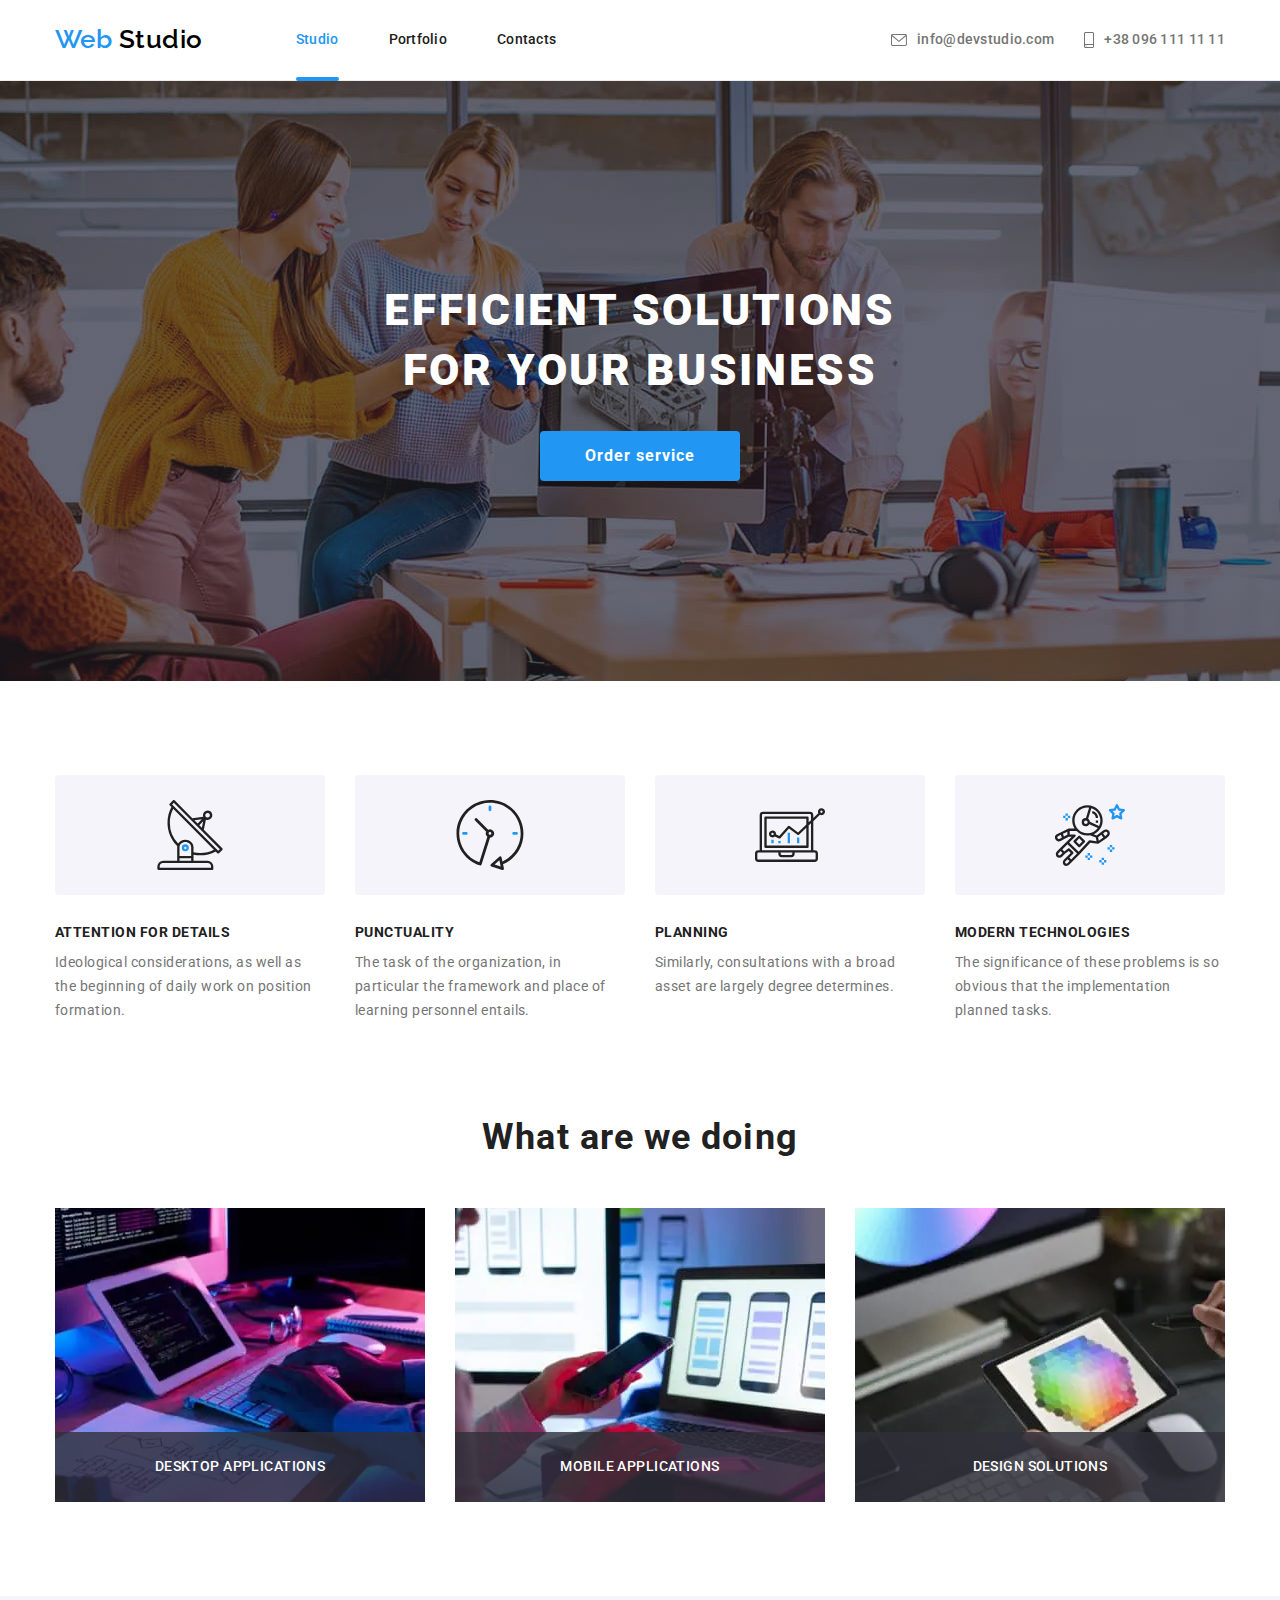
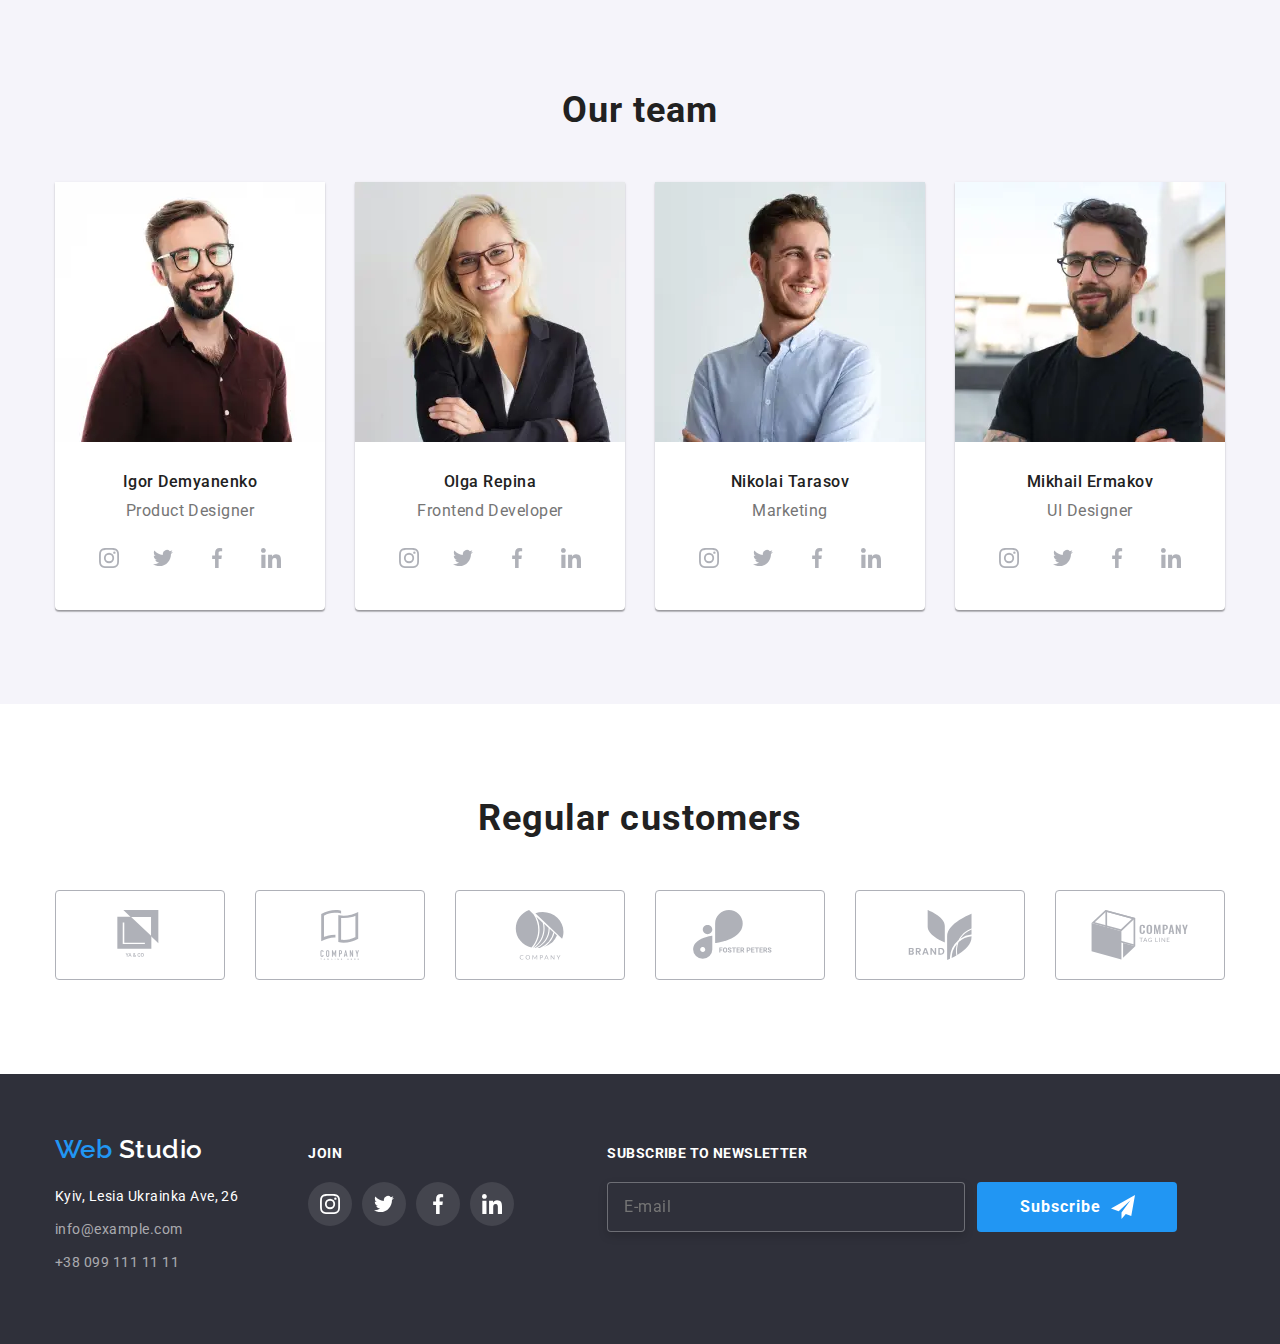
<file: index.html>
<!DOCTYPE html>
<html lang="ru">
  <head>
    <meta charset="UTF-8" />
    <meta name="viewport" content="width=device-width, initial-scale=1.0" />
    <title>Главная</title>
    <link rel="preconnect" href="https://fonts.gstatic.com" />
    <link
      href="https://fonts.googleapis.com/css2?family=Raleway:wght@700&family=Roboto:wght@400;500;700;900&display=swap"
      rel="stylesheet"
    />
    <link
      rel="stylesheet"
      href="https://cdnjs.cloudflare.com/ajax/libs/modern-normalize/1.0.0/modern-normalize.min.css"
    />
    <link rel="stylesheet" href="./css/main.min.css" />
  </head>

  <body class="page">
    <!-- шапка сайта -->
    <header class="page-header">
      <div class="container">
        <nav class="main-nav">
          <a href="./index.html" class="logo">
            Web
            <span class="logo-nav">Studio</span>
          </a>
          <button
            class="menu--btn"
            type="button"
            data-menu-button
            aria-controls="menu-container"
            aria-expanded="false"
          >
            <svg width="40px" height="40px" aria-label="menu switch">
              <use
                class="icon-menu"
                href="./img/icons/symbol-defs.svg#icon-menu_40px"
              ></use>
              <use
                class="icon-cross"
                href="./img/icons/symbol-defs.svg#icon-close_40px"
              ></use>
            </svg>
          </button>
          <div class="main-nav__menu" data-menu id="menu-container">
            <ul class="site-nav__list list">
              <li class="site-nav__item">
                <a class="site-nav__link current" href="./index.html">Studio</a>
              </li>
              <li class="site-nav__item">
                <a class="site-nav__link" href="./portfolio.html">Portfolio</a>
              </li>
              <li class="site-nav__item">
                <a href="" class="site-nav__link">Contacts</a>
              </li>
            </ul>
            <address class="site-nav__address">
              <a class="address__link" href="mailto:info@example.com">
                <svg class="address__icon" width="16px" height="12px">
                  <use href="./img/icons/symbol-defs.svg#icon-envelope"></use>
                </svg>
                info@devstudio.com
              </a>

              <a class="address__link" href="tel:+380991111111">
                <svg class="address__icon" width="10px" height="16px">
                  <use href="./img/icons/symbol-defs.svg#icon-tel"></use>
                </svg>
                +38 096 111 11 11
              </a>
            </address>
          </div>
        </nav>
      </div>
    </header>
    <main>
      <!--предложение -->

      <section class="hero">
        <h1 class="hero__title">
          EFFICIENT SOLUTIONS

          <br />
          FOR YOUR BUSINESS
        </h1>
        <button data-modal-open type="button" class="button">
          Order service
        </button>
      </section>

      <!-- нашы обьязаности -->
      <section class="section">
        <div class="container feature">
          <h2 class="visually-hidden">Our responsibilities</h2>
          <ul class="feature__list">
            <li class="feature__list-item">
              <div class="feature__icon-container">
                <svg width="70px" height="70px">
                  <use href="./img/icons/symbol-defs.svg#icon-antenna"></use>
                </svg>
              </div>
              <h3 class="feature__list-title">Attention for details</h3>
              <p class="feature__list-text">
                Ideological considerations, as well as the beginning of daily
                work on position formation.
              </p>
            </li>
            <li class="feature__list-item">
              <div class="feature__icon-container">
                <svg width="70px" height="70px">
                  <use href="./img/icons/symbol-defs.svg#icon-clock"></use>
                </svg>
              </div>
              <h3 class="feature__list-title">Punctuality</h3>
              <p class="feature__list-text">
                The task of the organization, in particular the framework and
                place of learning personnel entails.
              </p>
            </li>
            <li class="feature__list-item">
              <div class="feature__icon-container">
                <svg width="70px" height="70px">
                  <use href="./img/icons/symbol-defs.svg#icon-diagram"></use>
                </svg>
              </div>
              <h3 class="feature__list-title">Planning</h3>
              <p class="feature__list-text">
                Similarly, consultations with a broad asset are largely degree
                determines.
              </p>
            </li>
            <li class="feature__list-item">
              <div class="feature__icon-container">
                <svg width="70px" height="70px">
                  <use href="./img/icons/symbol-defs.svg#icon-astronaut"></use>
                </svg>
              </div>
              <h3 class="feature__list-title">Modern technologies</h3>
              <p class="feature__list-text">
                The significance of these problems is so obvious that the
                implementation planned tasks.
              </p>
            </li>
          </ul>
        </div>

        <div class="container service">
          <h2 class="section__title">What are we doing</h2>
          <ul class="service__list">
            <li class="service__list-item">
              <picture>
                <source
                  srcset="
                    ./img/index/coding.webp    1x,
                    ./img/index/coding_x2.webp 2x
                  "
                  type="image/webp"
                />
                <img
                  class="service__image"
                  src="./img/index/coding.jpg"
                  alt=" картинка_набор_кодов"
                  width="370"
                  height="294"
                  srcset="./img/index/coding_x2.jpg 2x"
                />
              </picture>
              <div class="service__label">
                <p class="service__label-title">Desktop Applications</p>
              </div>
            </li>
            <li class="service__list-item">
              <picture>
                <source
                  srcset="
                    ./img/index/mobile_app.webp    1x,
                    ./img/index/mobile_app_x2.webp 2x
                  "
                  type="image/webp"
                />
                <img
                  class="service__image"
                  src="./img/index/mobile_app.jpg"
                  alt="картинка_мобильные_приложения"
                  width="370"
                  height="294"
                  srcset="./img/index/mobile_app_x2.jpg 2x"
                />
              </picture>
              <div class="service__label">
                <p class="service__label-title">Mobile applications</p>
              </div>
            </li>
            <li class="service__list-item">
              <picture>
                <source
                  srcset="
                    ./img/index/graphics.webp    1x,
                    ./img/index/graphics_x2.webp 2x
                  "
                  type="image/webp"
                />
                <img
                  class="service__image"
                  src="./img/index/graphics.jpg"
                  alt="картинка_работа_с_графикой"
                  width="370"
                  height="294"
                  srcset="./img/index/graphics_x2.jpg 2x"
                />
              </picture>
              <div class="service__label">
                <p class="service__label-title">Design solutions</p>
              </div>
            </li>
          </ul>
        </div>
      </section>

      <!-- наша команда -->

      <section class="section team">
        <div class="container">
          <h2 class="section__title team">Our team</h2>
          <ul class="team__list">
            <li class="team__list-card">
              <!-- Игорь Демяненко -->
              <picture>
                <!-- WEBP -->
                <source
                  srcset="
                    ./img/index/ihor_des.webp    1x,
                    ./img/index/ihor_des_x2.webp 2x
                  "
                  type="image/webp"
                  media="(min-width: 1200px)"
                />
                <source
                  srcset="
                    ./img/index/ihor_tab.webp    1x,
                    ./img/index/ihor_tab_x2.webp 2x
                  "
                  type="image/webp"
                  media="(min-width: 768px)"
                />
                <source
                  srcset="./img/index/ihor.webp 1x, ./img/index/ihor_x2.webp 2x"
                  type="image/webp"
                  media="(max-width: 767px)"
                />

                <source
                  srcset="
                    ./img/index/ihor_des.jpg    1x,
                    ./img/index/ihor_des_x2.jpg 2x
                  "
                  type="image/webp"
                  media="(min-width: 1200px)"
                />
                <source
                  srcset="
                    ./img/index/ihor_tab.jpg    1x,
                    ./img/index/ihor_tab_x2.jpg 2x
                  "
                  type="image/webp"
                  media="(min-width: 768px)"
                />
                <source
                  srcset="./img/index/ihor.jpg 1x, ./img/index/ihor_x2.jpg 2x"
                  type="image/webp"
                  media="(max-width: 767px)"
                />
                <img
                  src="./img/index/ihor.jpg"
                  alt="Игорь_Демьяненко"
                  srcset="./img/index/ihor_x2.jpg 2x"
                />
              </picture>
              <div class="team__description">
                <h3 class="description__name">Igor Demyanenko</h3>
                <p class="description__position">Product Designer</p>
                <ul class="description__social-list">
                  <li>
                    <a class="description__social-link" href="">
                      <svg width="20px" height="20px">
                        <use
                          href="./img/icons/symbol-defs.svg#icon-instagram"
                        ></use>
                      </svg>
                    </a>
                  </li>
                  <li>
                    <a class="description__social-link" href="">
                      <svg width="20px" height="20px">
                        <use
                          href="./img/icons/symbol-defs.svg#icon-twitter"
                        ></use>
                      </svg>
                    </a>
                  </li>
                  <li>
                    <a class="description__social-link" href="">
                      <svg width="20px" height="20px">
                        <use
                          href="./img/icons/symbol-defs.svg#icon-facebook"
                        ></use>
                      </svg>
                    </a>
                  </li>
                  <li>
                    <a class="description__social-link" href="">
                      <svg width="20px" height="20px">
                        <use
                          href="./img/icons/symbol-defs.svg#icon-linkedin"
                        ></use>
                      </svg>
                    </a>
                  </li>
                </ul>
              </div>
            </li>
            <li class="team__list-card">
              <!-- Ольга Репина -->
              <picture>
                <!-- WEBP -->
                <source
                  srcset="
                    ./img/index/olga_des.webp    1x,
                    ./img/index/olga_des_x2.webp 2x
                  "
                  type="image/webp"
                  media="(min-width: 1200px)"
                />
                <source
                  srcset="
                    ./img/index/olga_tab.webp    1x,
                    ./img/index/olga_tab_x2.webp 2x
                  "
                  type="image/webp"
                  media="(min-width: 768px)"
                />
                <source
                  srcset="./img/index/olga.webp 1x, ./img/index/olga_x2.webp 2x"
                  type="image/webp"
                  media="(max-width: 767px)"
                />

                <source
                  srcset="
                    ./img/index/olga_des.jpg    1x,
                    ./img/index/olga_des_x2.jpg 2x
                  "
                  type="image/webp"
                  media="(min-width: 1200px)"
                />
                <source
                  srcset="
                    ./img/index/olga_tab.jpg    1x,
                    ./img/index/olga_tab_x2.jpg 2x
                  "
                  type="image/webp"
                  media="(min-width: 768px)"
                />
                <source
                  srcset="./img/index/olga.jpg 1x, ./img/index/olga_x2.jpg 2x"
                  type="image/webp"
                  media="(max-width: 767px)"
                />
                <img
                  src="./img/index/olga.jpg"
                  alt="Ольга_Репина"
                  srcset="./img/index/olga_x2.jpg 2x"
                />
              </picture>
              <div class="team__description">
                <h3 class="description__name">Olga Repina</h3>
                <p class="description__position">Frontend Developer</p>
                <ul class="description__social-list">
                  <li>
                    <a class="description__social-link" href="">
                      <svg width="20px" height="20px">
                        <use
                          href="./img/icons/symbol-defs.svg#icon-instagram"
                        ></use>
                      </svg>
                    </a>
                  </li>
                  <li>
                    <a class="description__social-link" href="">
                      <svg width="20px" height="20px">
                        <use
                          href="./img/icons/symbol-defs.svg#icon-twitter"
                        ></use>
                      </svg>
                    </a>
                  </li>
                  <li>
                    <a class="description__social-link" href="">
                      <svg width="20px" height="20px">
                        <use
                          href="./img/icons/symbol-defs.svg#icon-facebook"
                        ></use>
                      </svg>
                    </a>
                  </li>
                  <li>
                    <a class="description__social-link" href="">
                      <svg width="20px" height="20px">
                        <use
                          href="./img/icons/symbol-defs.svg#icon-linkedin"
                        ></use>
                      </svg>
                    </a>
                  </li>
                </ul>
              </div>
            </li>
            <li class="team__list-card">
              <!-- Николай Тарасов -->
              <picture>
                <!-- WEBP -->
                <source
                  srcset="
                    ./img/index/nickolai_des.webp    1x,
                    ./img/index/nickolai_des_x2.webp 2x
                  "
                  type="image/webp"
                  media="(min-width: 1200px)"
                />
                <source
                  srcset="
                    ./img/index/nickolai_tab.webp    1x,
                    ./img/index/nickolai_tab_x2.webp 2x
                  "
                  type="image/webp"
                  media="(min-width: 768px)"
                />
                <source
                  srcset="
                    ./img/index/nickolai.webp    1x,
                    ./img/index/nickolai_x2.webp 2x
                  "
                  type="image/webp"
                  media="(max-width: 767px)"
                />

                <source
                  srcset="
                    ./img/index/nickolai_des.jpg    1x,
                    ./img/index/nickolai_des_x2.jpg 2x
                  "
                  type="image/webp"
                  media="(min-width: 1200px)"
                />
                <source
                  srcset="
                    ./img/index/nickolai_tab.jpg    1x,
                    ./img/index/nickolai_tab_x2.jpg 2x
                  "
                  type="image/webp"
                  media="(min-width: 768px)"
                />
                <source
                  srcset="
                    ./img/index/nickolai.jpg    1x,
                    ./img/index/nickolai_x2.jpg 2x
                  "
                  type="image/webp"
                  media="(max-width: 767px)"
                />
                <img
                  src="./img/index/nickolai.jpg"
                  alt="Николай_Тарасов"
                  srcset="./img/index/nickolai_x2.jpg 2x"
                />
              </picture>
              <div class="team__description">
                <h3 class="description__name">Nikolai Tarasov</h3>
                <p class="description__position">Marketing</p>
                <ul class="description__social-list">
                  <li>
                    <a class="description__social-link" href="">
                      <svg width="20px" height="20px">
                        <use
                          href="./img/icons/symbol-defs.svg#icon-instagram"
                        ></use>
                      </svg>
                    </a>
                  </li>
                  <li>
                    <a class="description__social-link" href="">
                      <svg width="20px" height="20px">
                        <use
                          href="./img/icons/symbol-defs.svg#icon-twitter"
                        ></use>
                      </svg>
                    </a>
                  </li>
                  <li>
                    <a class="description__social-link" href="">
                      <svg width="20px" height="20px">
                        <use
                          href="./img/icons/symbol-defs.svg#icon-facebook"
                        ></use>
                      </svg>
                    </a>
                  </li>
                  <li>
                    <a class="description__social-link" href="">
                      <svg width="20px" height="20px">
                        <use
                          href="./img/icons/symbol-defs.svg#icon-linkedin"
                        ></use>
                      </svg>
                    </a>
                  </li>
                </ul>
              </div>
            </li>
            <li class="team__list-card">
              <!-- Михаил Ермаков -->
              <picture>
                <!-- WEBP -->
                <source
                  srcset="
                    ./img/index/mihail_des.webp    1x,
                    ./img/index/mihail_des_x2.webp 2x
                  "
                  type="image/webp"
                  media="(min-width: 1200px)"
                />
                <source
                  srcset="
                    ./img/index/mihail_tab.webp    1x,
                    ./img/index/mihail_tab_x2.webp 2x
                  "
                  type="image/webp"
                  media="(min-width: 768px)"
                />
                <source
                  srcset="
                    ./img/index/mihail.webp    1x,
                    ./img/index/mihail_x2.webp 2x
                  "
                  type="image/webp"
                  media="(max-width: 767px)"
                />

                <source
                  srcset="
                    ./img/index/mihail_des.jpg    1x,
                    ./img/index/mihail_des_x2.jpg 2x
                  "
                  type="image/webp"
                  media="(min-width: 1200px)"
                />
                <source
                  srcset="
                    ./img/index/mihail_tab.jpg    1x,
                    ./img/index/mihail_tab_x2.jpg 2x
                  "
                  type="image/webp"
                  media="(min-width: 768px)"
                />
                <source
                  srcset="
                    ./img/index/mihail.jpg    1x,
                    ./img/index/mihail_x2.jpg 2x
                  "
                  type="image/webp"
                  media="(max-width: 767px)"
                />
                <img
                  src="./img/index/mihail.jpg"
                  alt="Михаил_Ермаков"
                  srcset="./img/index/mihail_x2.jpg 2x"
                />
              </picture>
              <div class="team__description">
                <h3 class="description__name">Mikhail Ermakov</h3>
                <p class="description__position">UI Designer</p>
                <ul class="description__social-list">
                  <li>
                    <a class="description__social-link" href="">
                      <svg width="20px" height="20px">
                        <use
                          href="./img/icons/symbol-defs.svg#icon-instagram"
                        ></use>
                      </svg>
                    </a>
                  </li>
                  <li>
                    <a class="description__social-link" href="">
                      <svg width="20px" height="20px">
                        <use
                          href="./img/icons/symbol-defs.svg#icon-twitter"
                        ></use>
                      </svg>
                    </a>
                  </li>
                  <li>
                    <a class="description__social-link" href="">
                      <svg width="20px" height="20px">
                        <use
                          href="./img/icons/symbol-defs.svg#icon-facebook"
                        ></use>
                      </svg>
                    </a>
                  </li>
                  <li>
                    <a class="description__social-link" href="">
                      <svg width="20px" height="20px">
                        <use
                          href="./img/icons/symbol-defs.svg#icon-linkedin"
                        ></use>
                      </svg>
                    </a>
                  </li>
                </ul>
              </div>
            </li>
          </ul>
        </div>
      </section>
      <section class="section">
        <div class="container">
          <h2 class="section__title">Regular customers</h2>
          <ul class="client__list">
            <li class="client__list-item">
              <a class="client__link" href="">
                <svg class="client__icon">
                  <use href="./img/icons/symbol-defs.svg#icon-logo1"></use>
                </svg>
              </a>
            </li>
            <li class="client__list-item">
              <a class="client__link" href="">
                <svg class="client__icon">
                  <use href="./img/icons/symbol-defs.svg#icon-logo2"></use>
                </svg>
              </a>
            </li>
            <li class="client__list-item">
              <a class="client__link" href="">
                <svg class="client__icon">
                  <use href="./img/icons/symbol-defs.svg#icon-logo3"></use>
                </svg>
              </a>
            </li>
            <li class="client__list-item">
              <a class="client__link" href="">
                <svg class="client__icon">
                  <use href="./img/icons/symbol-defs.svg#icon-logo4"></use>
                </svg>
              </a>
            </li>
            <li class="client__list-item">
              <a class="client__link" href="">
                <svg class="client__icon">
                  <use href="./img/icons/symbol-defs.svg#icon-logo5"></use>
                </svg>
              </a>
            </li>
            <li class="client__list-item">
              <a class="client__link" href="">
                <svg class="client__icon">
                  <use href="./img/icons/symbol-defs.svg#icon-logo6"></use>
                </svg>
              </a>
            </li>
          </ul>
        </div>
      </section>
    </main>

    <footer class="page-footer">
      <div class="container">
        <div class="page-footer__address-container">
          <!--Контакты  -->
          <a href="./index.html" class="logo page-footer__logo">
            Web
            <span class="logo-footer">Studio</span>
          </a>
          <address class="page-footer__address">
            <p class="page-footer__address-item">
              Kyiv, Lesia Ukrainka Ave, 26
            </p>
            <a class="page-footer__address-link" href="mailto:info@example.com">
              info@example.com
            </a>
            <a class="page-footer__address-link" href="tel:+380991111111">
              +38 099 111 11 11
            </a>
          </address>
        </div>
        <div class="page-footer__social-container">
          <p class="page-footer__title">join</p>
          <ul class="page-footer__social-list">
            <li class="page-footer__social-item">
              <a href="" class="page-footer__social-link">
                <svg width="20px" height="20px">
                  <use href="./img/icons/symbol-defs.svg#icon-instagram"></use>
                </svg>
              </a>
            </li>
            <li class="page-footer__social-item">
              <a href="" class="page-footer__social-link">
                <svg width="20px" height="20px">
                  <use href="./img/icons/symbol-defs.svg#icon-twitter"></use>
                </svg>
              </a>
            </li>
            <li class="page-footer__social-item">
              <a href="" class="page-footer__social-link">
                <svg width="20px" height="20px">
                  <use href="./img/icons/symbol-defs.svg#icon-facebook"></use>
                </svg>
              </a>
            </li>
            <li class="page-footer__social-item">
              <a href="" class="page-footer__social-link">
                <svg width="20px" height="20px">
                  <use href="./img/icons/symbol-defs.svg#icon-linkedin"></use>
                </svg>
              </a>
            </li>
          </ul>
        </div>
        <div class="page-footer__subscribe-container">
          <p class="page-footer__title">Subscribe to newsletter</p>
          <form class="page-footer__subscribe-form">
            <label class="page-footer__subscribe-label" for="subscribe"></label>
            <input
              class="page-footer__subscribe-input"
              type="text"
              name="subscribe"
              placeholder="E-mail"
            />
            <button class="button page-footer__btn" type="submit">
              Subscribe
              <svg class="page-footer__icon" width="24px" height="24px">
                <use href="./img/icons/symbol-defs.svg#icon-send"></use>
              </svg>
            </button>
          </form>
        </div>
      </div>
    </footer>

    <div class="backdrop is-hidden" data-modal>
      <div class="modal">
        <button data-modal-close class="close-btn" type="button">
          <svg width="18" height="18">
            <use href="./img/icons/symbol-defs.svg#icon-close"></use>
          </svg>
        </button>
        <form class="modal__form">
          <h3 class="modal__title">
            Leave your details, we will call you back
          </h3>
          <div class="modal__form-field">
            <label class="modal__form-label" for="user-name">Name</label>
            <input
              class="modal__form-input"
              type="text"
              name="user-name"
              id="user-name"
            />
            <svg class="modal__input-icon" width="18" height="18">
              <use href="./img/icons/symbol-defs.svg#icon-person"></use>
            </svg>
          </div>
          <div class="modal__form-field">
            <label class="modal__form-label" for="tel">Phone</label>
            <input class="modal__form-input" type="tel" name="tel" id="tel" />
            <svg class="modal__input-icon" width="18" height="18">
              <use href="./img/icons/symbol-defs.svg#icon-phone"></use>
            </svg>
          </div>
          <div class="modal__form-field">
            <label class="modal__form-label" for="email">Email</label>
            <input
              class="modal__form-input"
              type="email"
              name="email"
              id="email"
            />
            <svg class="modal__input-icon" width="18" height="18">
              <use href="./img/icons/symbol-defs.svg#icon-email"></use>
            </svg>
          </div>
          <div class="modal__form-field">
            <label class="modal__form-label" for="comment">Comments</label>
            <textarea
              class="modal__form-input comment"
              name="comment"
              id="comment"
              placeholder="Enter text"
              rows="10"
            ></textarea>
          </div>
          <div role="group" class="modal__form-checkbox">
            <label class="modal__checkbox-label" for="terms">
              <input
                class="visually-hidden modal__check-input"
                type="checkbox"
                name="terms"
                id="terms"
              />
              <svg class="modal__check-icon" width="15" height="15">
                <use href="./img/icons/symbol-defs.svg#icon-check"></use>
              </svg>
              I agree with the newsletter and accept
              <a class="modal__check-link" href="">Agreement conditions</a>
            </label>
          </div>

          <button class="button" type="submit">Send</button>
        </form>
      </div>
    </div>
    <script src="./js/menu.js"></script>
    <script src="./js/modal.js"></script>
  </body>
</html>
</file>
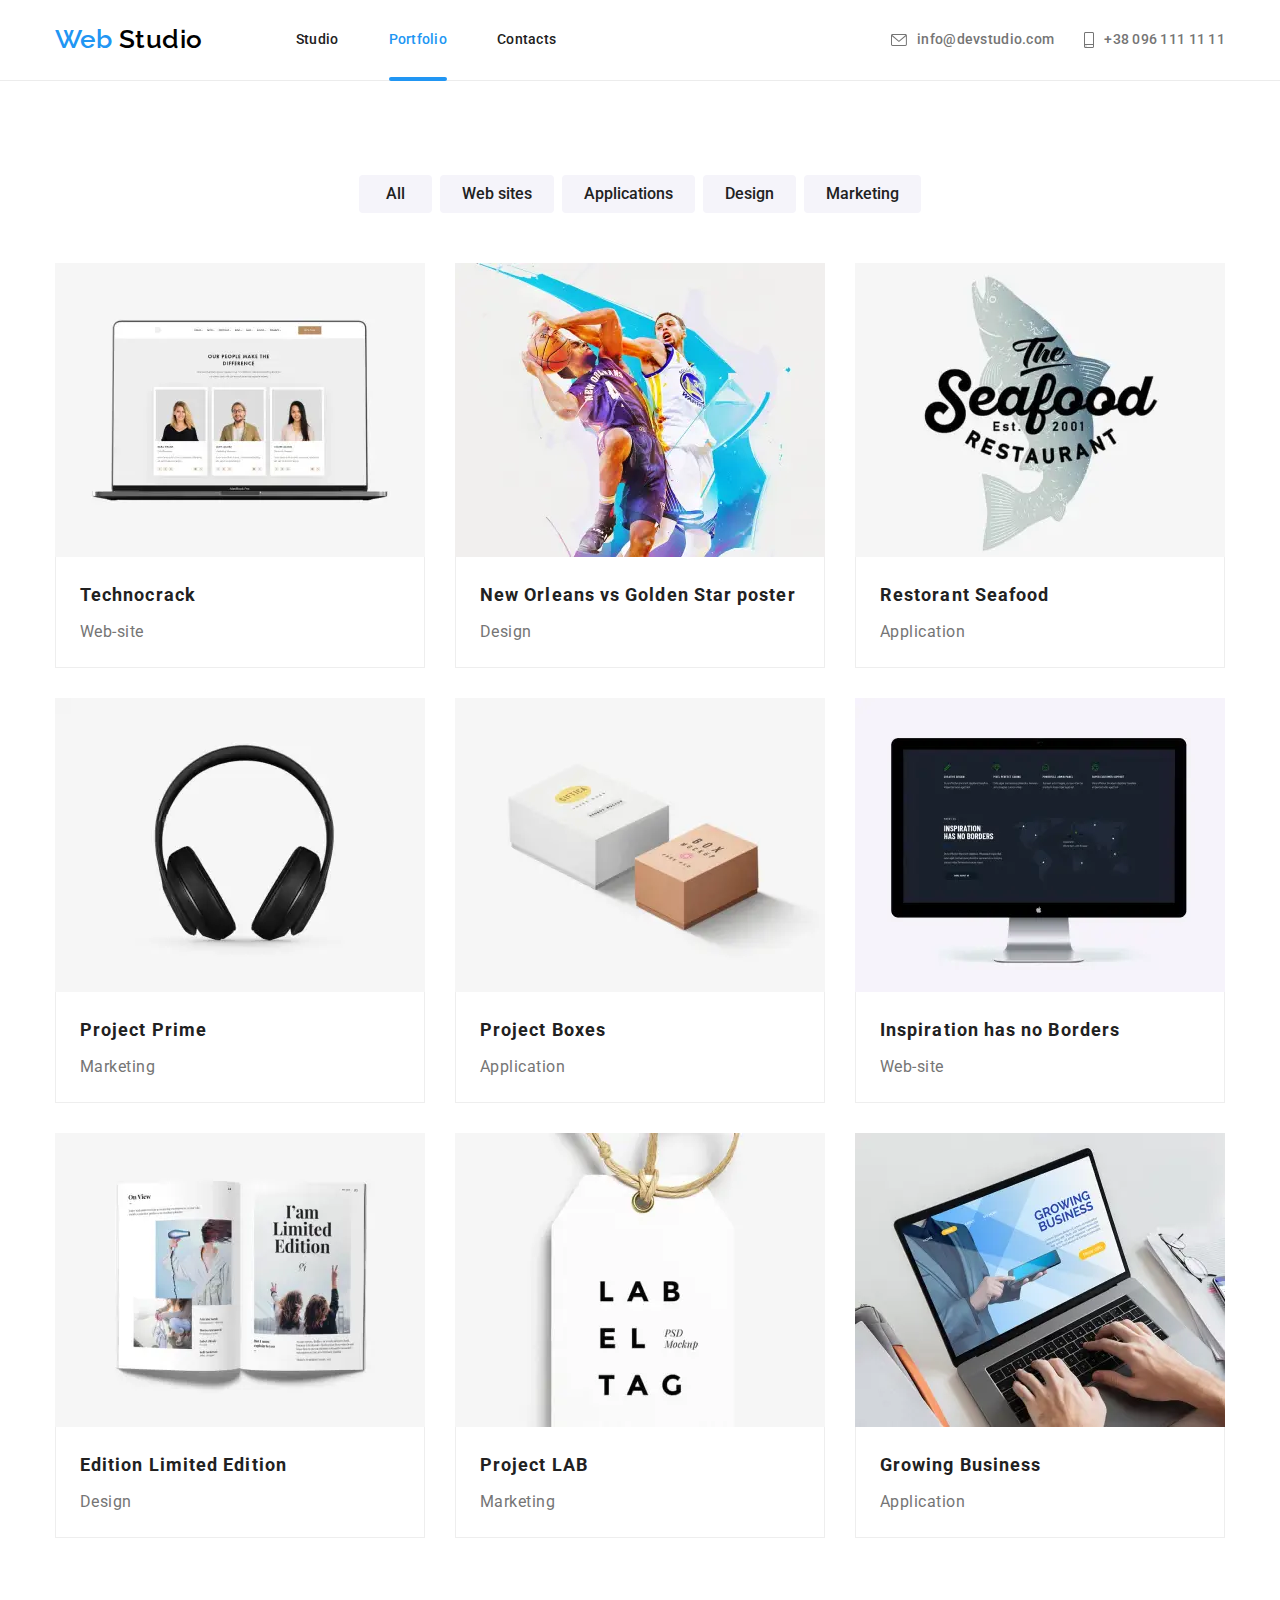
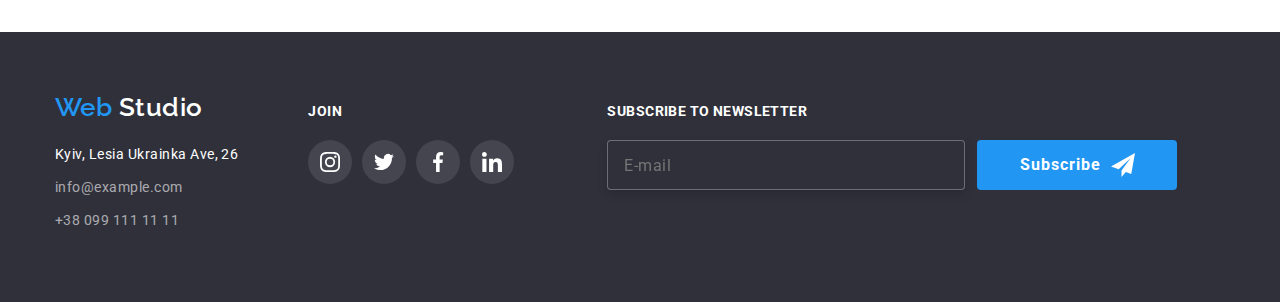
<file: portfolio.html>
<!DOCTYPE html>
<html lang="ru">
  <head>
    <meta charset="UTF-8" />
    <meta name="viewport" content="width=device-width, initial-scale=1.0" />
    <title>Портфолио</title>
    <link rel="preconnect" href="https://fonts.gstatic.com" />
    <link
      href="https://fonts.googleapis.com/css2?family=Raleway:wght@700&family=Roboto:wght@400;500;700;900&display=swap"
      rel="stylesheet"
    />
    <link
      rel="stylesheet"
      href="https://cdnjs.cloudflare.com/ajax/libs/modern-normalize/1.0.0/modern-normalize.min.css"
    />
    <link rel="stylesheet" href="./css/gallery.min.css" />
  </head>
  <body class="page">
    <!-- шапка сайта -->
    <header class="page-header">
      <div class="container">
        <nav class="main-nav">
          <a href="./index.html" class="logo">
            Web
            <span class="logo-nav">Studio</span>
          </a>
          <button
            class="menu--btn"
            type="button"
            data-menu-button
            aria-controls="menu-container"
            aria-expanded="false"
          >
            <svg width="40px" height="40px" aria-label="menu switch">
              <use
                class="icon-menu"
                href="./img/icons/symbol-defs.svg#icon-menu_40px"
              ></use>
              <use
                class="icon-cross"
                href="./img/icons/symbol-defs.svg#icon-close_40px"
              ></use>
            </svg>
          </button>
          <div class="main-nav__menu" data-menu id="menu-container">
            <ul class="site-nav__list list">
              <li class="site-nav__item">
                <a class="site-nav__link" href="./index.html">Studio</a>
              </li>
              <li class="site-nav__item">
                <a class="site-nav__link current" href="./portfolio.html">
                  Portfolio
                </a>
              </li>
              <li class="site-nav__item">
                <a href="" class="site-nav__link">Contacts</a>
              </li>
            </ul>
            <address class="site-nav__address">
              <a class="address__link" href="mailto:info@example.com">
                <svg class="address__icon" width="16px" height="12px">
                  <use href="./img/icons/symbol-defs.svg#icon-envelope"></use>
                </svg>
                info@devstudio.com
              </a>

              <a class="address__link" href="tel:+380991111111">
                <svg class="address__icon" width="10px" height="16px">
                  <use href="./img/icons/symbol-defs.svg#icon-tel"></use>
                </svg>
                +38 096 111 11 11
              </a>
            </address>
          </div>
        </nav>
      </div>
    </header>
    <main>
      <!--Портфолио-->

      <section class="section">
        <h1 class="visually-hidden">Portfolio</h1>

        <!--список фильтров-->
        <div class="container portfolio">
          <ul class="portfolio__filter list">
            <li class="portfolio__filter-item">
              <button type="button" class="portfolio__filter-button current">
                All
              </button>
            </li>
            <li class="portfolio__filter-item">
              <button type="button" class="portfolio__filter-button">
                Web sites
              </button>
            </li>
            <li class="portfolio__filter-item">
              <button type="button" class="portfolio__filter-button">
                Applications
              </button>
            </li>
            <li class="portfolio__filter-item">
              <button type="button" class="portfolio__filter-button">
                Design
              </button>
            </li>
            <li class="portfolio__filter-item">
              <button type="button" class="portfolio__filter-button">
                Marketing
              </button>
            </li>
          </ul>

          <!-- список проектов -->
          <ul class="project__list list">
            <li class="project__list-card">
              <a class="project__link" href="#">
                <div class="project-thumb">
                  <picture>
                    <!-- WEBP -->
                    <source
                      srcset="
                        ./img/portfolio/project1_des.webp    1x,
                        ./img/portfolio/project1_des_x2.webp 2x
                      "
                      type="image/webp"
                      media="(min-width: 1200px)"
                    />
                    <source
                      srcset="
                        ./img/portfolio/project1_tab.webp    1x,
                        ./img/portfolio/project1_tab_x2.webp 2x
                      "
                      type="image/webp"
                      media="(min-width: 768px)"
                    />
                    <source
                      srcset="
                        ./img/portfolio/project1.webp    1x,
                        ./img/portfolio/project1_x2.webp 2x
                      "
                      type="image/webp"
                      media="(max-width: 767px)"
                    />

                    <source
                      srcset="
                        ./img/portfolio/project1_des.jpg    1x,
                        ./img/portfolio/project1_des_x2.jpg 2x
                      "
                      type="image/webp"
                      media="(min-width: 1200px)"
                    />
                    <source
                      srcset="
                        ./img/portfolio/project1_tab.jpg    1x,
                        ./img/portfolio/project1_tab_x2.jpg 2x
                      "
                      type="image/webp"
                      media="(min-width: 768px)"
                    />
                    <source
                      srcset="
                        ./img/portfolio/project1.jpg    1x,
                        ./img/portfolio/project1_x2.jpg 2x
                      "
                      type="image/webp"
                      media="(max-width: 767px)"
                    />

                    <img
                      class="project-thumb__img"
                      src="./img/portfolio/project1.jpg"
                      alt="картинка-проект1"
                      srcset="./img/portfolio/project1_x2.jpg 2x"
                    />
                  </picture>
                  <div class="project-thumb__overlay">
                    <p class="project-thumb__description">
                      Technocrack is a modern distribution platform coronavirus.
                      Companies use this platform to digital espionage and
                      attacks on secure servers competitors.
                    </p>
                  </div>
                </div>
                <div class="project__list-description">
                  <h2 class="project__list-title">Technocrack</h2>
                  <p class="project__list-type">Web-site</p>
                </div>
              </a>
            </li>
            <li class="project__list-card">
              <a class="project__link" href="#">
                <div class="project-thumb">
                  <picture>
                    <!-- WEBP -->
                    <source
                      srcset="
                        ./img/portfolio/project2_des.webp    1x,
                        ./img/portfolio/project2_des_x2.webp 2x
                      "
                      type="image/webp"
                      media="(min-width: 1200px)"
                    />
                    <source
                      srcset="
                        ./img/portfolio/project2_tab.webp    1x,
                        ./img/portfolio/project2_tab_x2.webp 2x
                      "
                      type="image/webp"
                      media="(min-width: 768px)"
                    />
                    <source
                      srcset="
                        ./img/portfolio/project2.webp    1x,
                        ./img/portfolio/project2_x2.webp 2x
                      "
                      type="image/webp"
                      media="(max-width: 767px)"
                    />

                    <source
                      srcset="
                        ./img/portfolio/project2_des.jpg    1x,
                        ./img/portfolio/project2_des_x2.jpg 2x
                      "
                      type="image/webp"
                      media="(min-width: 1200px)"
                    />
                    <source
                      srcset="
                        ./img/portfolio/project2_tab.jpg    1x,
                        ./img/portfolio/project2_tab_x2.jpg 2x
                      "
                      type="image/webp"
                      media="(min-width: 768px)"
                    />
                    <source
                      srcset="
                        ./img/portfolio/project2.jpg    1x,
                        ./img/portfolio/project2_x2.jpg 2x
                      "
                      type="image/webp"
                      media="(max-width: 767px)"
                    />
                    <img
                      class="project-thumb__img"
                      src="./img/portfolio/project2.jpg"
                      alt="картинка-проект2"
                      srcset="./img/portfolio/project2_x2.jpg 2x"
                    />
                  </picture>
                  <div class="project-thumb__overlay">
                    <p class="project-thumb__description">
                      Technocrack is a modern distribution platform coronavirus.
                      Companies use this platform to digital espionage and
                      attacks on secure servers competitors.
                    </p>
                  </div>
                </div>
                <div class="project__list-description">
                  <h2 class="project__list-title">
                    New Orleans vs Golden Star poster
                  </h2>
                  <p class="project__list-type">Design</p>
                </div>
              </a>
            </li>
            <li class="project__list-card">
              <a class="project__link" href="#">
                <div class="project-thumb">
                  <picture>
                    <!-- WEBP -->
                    <source
                      srcset="
                        ./img/portfolio/project3_des.webp    1x,
                        ./img/portfolio/project3_des_x2.webp 2x
                      "
                      type="image/webp"
                      media="(min-width: 1200px)"
                    />
                    <source
                      srcset="
                        ./img/portfolio/project3_tab.webp    1x,
                        ./img/portfolio/project3_tab_x2.webp 2x
                      "
                      type="image/webp"
                      media="(min-width: 768px)"
                    />
                    <source
                      srcset="
                        ./img/portfolio/project3.webp    1x,
                        ./img/portfolio/project3_x2.webp 2x
                      "
                      type="image/webp"
                      media="(max-width: 767px)"
                    />

                    <source
                      srcset="
                        ./img/portfolio/project3_des.jpg    1x,
                        ./img/portfolio/project3_des_x2.jpg 2x
                      "
                      type="image/webp"
                      media="(min-width: 1200px)"
                    />
                    <source
                      srcset="
                        ./img/portfolio/project3_tab.jpg    1x,
                        ./img/portfolio/project3_tab_x2.jpg 2x
                      "
                      type="image/webp"
                      media="(min-width: 768px)"
                    />
                    <source
                      srcset="
                        ./img/portfolio/project3.jpg    1x,
                        ./img/portfolio/project3_x2.jpg 2x
                      "
                      type="image/webp"
                      media="(max-width: 767px)"
                    />
                    <img
                      class="project-thumb__img"
                      src="./img/portfolio/project3.jpg"
                      alt="картинка-проект3"
                      src="./img/portfolio/project3_x2.jpg 2x"
                    />
                  </picture>
                  <div class="project-thumb__overlay">
                    <p class="project-thumb__description">
                      Technocrack is a modern distribution platform coronavirus.
                      Companies use this platform to digital espionage and
                      attacks on secure servers competitors.
                    </p>
                  </div>
                </div>
                <div class="project__list-description">
                  <h2 class="project__list-title">Restorant Seafood</h2>
                  <p class="project__list-type">Application</p>
                </div>
              </a>
            </li>
            <li class="project__list-card">
              <a class="project__link" href="#">
                <div class="project-thumb">
                  <picture>
                    <!-- WEBP -->
                    <source
                      srcset="
                        ./img/portfolio/project4_des.webp    1x,
                        ./img/portfolio/project4_des_x2.webp 2x
                      "
                      type="image/webp"
                      media="(min-width: 1200px)"
                    />
                    <source
                      srcset="
                        ./img/portfolio/project4_tab.webp    1x,
                        ./img/portfolio/project4_tab_x2.webp 2x
                      "
                      type="image/webp"
                      media="(min-width: 768px)"
                    />
                    <source
                      srcset="
                        ./img/portfolio/project4.webp    1x,
                        ./img/portfolio/project4_x2.webp 2x
                      "
                      type="image/webp"
                      media="(max-width: 767px)"
                    />

                    <source
                      srcset="
                        ./img/portfolio/project4_des.jpg    1x,
                        ./img/portfolio/project4_des_x2.jpg 2x
                      "
                      type="image/webp"
                      media="(min-width: 1200px)"
                    />
                    <source
                      srcset="
                        ./img/portfolio/project4_tab.jpg    1x,
                        ./img/portfolio/project4_tab_x2.jpg 2x
                      "
                      type="image/webp"
                      media="(min-width: 768px)"
                    />
                    <source
                      srcset="
                        ./img/portfolio/project4.jpg    1x,
                        ./img/portfolio/project4_x2.jpg 2x
                      "
                      type="image/webp"
                      media="(max-width: 767px)"
                    />
                    <img
                      class="project-thumb__img"
                      src="./img/portfolio/project4.jpg"
                      alt="картинка-проект4"
                      srcset="./img/portfolio/project4_x2.jpg 2x"
                    />
                  </picture>
                  <div class="project-thumb__overlay">
                    <p class="project-thumb__description">
                      Technocrack is a modern distribution platform coronavirus.
                      Companies use this platform to digital espionage and
                      attacks on secure servers competitors.
                    </p>
                  </div>
                </div>
                <div class="project__list-description">
                  <h2 class="project__list-title">Project Prime</h2>
                  <p class="project__list-type">Marketing</p>
                </div>
              </a>
            </li>
            <li class="project__list-card">
              <a class="project__link" href="#">
                <div class="project-thumb">
                  <picture>
                    <!-- WEBP -->
                    <source
                      srcset="
                        ./img/portfolio/project5_des.webp    1x,
                        ./img/portfolio/project5_des_x2.webp 2x
                      "
                      type="image/webp"
                      media="(min-width: 1200px)"
                    />
                    <source
                      srcset="
                        ./img/portfolio/project5_tab.webp    1x,
                        ./img/portfolio/project5_tab_x2.webp 2x
                      "
                      type="image/webp"
                      media="(min-width: 768px)"
                    />
                    <source
                      srcset="
                        ./img/portfolio/project5.webp    1x,
                        ./img/portfolio/project5_x2.webp 2x
                      "
                      type="image/webp"
                      media="(max-width: 767px)"
                    />

                    <source
                      srcset="
                        ./img/portfolio/project5_des.jpg    1x,
                        ./img/portfolio/project5_des_x2.jpg 2x
                      "
                      type="image/webp"
                      media="(min-width: 1200px)"
                    />
                    <source
                      srcset="
                        ./img/portfolio/project5_tab.jpg    1x,
                        ./img/portfolio/project5_tab_x2.jpg 2x
                      "
                      type="image/webp"
                      media="(min-width: 768px)"
                    />
                    <source
                      srcset="
                        ./img/portfolio/project5.jpg    1x,
                        ./img/portfolio/project5_x2.jpg 2x
                      "
                      type="image/webp"
                      media="(max-width: 767px)"
                    />
                    <img
                      class="project-thumb__img"
                      src="./img/portfolio/project5.jpg"
                      alt="картинка-проект5"
                      srcset="./img/portfolio/project5_x2.jpg 2x"
                    />
                  </picture>
                  <div class="project-thumb__overlay">
                    <p class="project-thumb__description">
                      Technocrack is a modern distribution platform coronavirus.
                      Companies use this platform to digital espionage and
                      attacks on secure servers competitors.
                    </p>
                  </div>
                </div>
                <div class="project__list-description">
                  <h2 class="project__list-title">Project Boxes</h2>
                  <p class="project__list-type">Application</p>
                </div>
              </a>
            </li>
            <li class="project__list-card">
              <a class="project__link" href="#">
                <div class="project-thumb">
                  <picture>
                    <!-- WEBP -->

                    <source
                      srcset="
                        ./img/portfolio/project6_des.webp    1x,
                        ./img/portfolio/project6_des_x2.webp 2x
                      "
                      type="image/webp"
                      media="(min-width: 1200px)"
                    />
                    <source
                      srcset="
                        ./img/portfolio/project6_tab.webp    1x,
                        ./img/portfolio/project6_tab_x2.webp 2x
                      "
                      type="image/webp"
                      media="(min-width: 768px)"
                    />
                    <source
                      srcset="
                        ./img/portfolio/project6.webp    1x,
                        ./img/portfolio/project6_x2.webp 2x
                      "
                      type="image/webp"
                      media="(max-width: 767px)"
                    />

                    <source
                      srcset="
                        ./img/portfolio/project6_des.jpg    1x,
                        ./img/portfolio/project6_des_x2.jpg 2x
                      "
                      type="image/webp"
                      media="(min-width: 1200px)"
                    />
                    <source
                      srcset="
                        ./img/portfolio/project6_tab.jpg    1x,
                        ./img/portfolio/project6_tab_x2.jpg 2x
                      "
                      type="image/webp"
                      media="(min-width: 768px)"
                    />
                    <source
                      srcset="
                        ./img/portfolio/project6.jpg    1x,
                        ./img/portfolio/project6_x2.jpg 2x
                      "
                      type="image/webp"
                      media="(max-width: 767px)"
                    />
                    <img
                      class="project-thumb__img"
                      src="./img/portfolio/project6.jpg"
                      alt="картинка-проект6"
                      srcset="./img/portfolio/project6_x2.jpg 2x"
                    />
                  </picture>
                  <div class="project-thumb__overlay">
                    <p class="project-thumb__description">
                      Technocrack is a modern distribution platform coronavirus.
                      Companies use this platform to digital espionage and
                      attacks on secure servers competitors.
                    </p>
                  </div>
                </div>
                <div class="project__list-description">
                  <h2 class="project__list-title">
                    Inspiration has no Borders
                  </h2>
                  <p class="project__list-type">Web-site</p>
                </div>
              </a>
            </li>
            <li class="project__list-card">
              <a class="project__link" href="#">
                <div class="project-thumb">
                  <picture>
                    <!-- WEBP -->

                    <source
                      srcset="
                        ./img/portfolio/project7_des.webp    1x,
                        ./img/portfolio/project7_des_x2.webp 2x
                      "
                      type="image/webp"
                      media="(min-width: 1200px)"
                    />
                    <source
                      srcset="
                        ./img/portfolio/project7_tab.webp    1x,
                        ./img/portfolio/project7_tab_x2.webp 2x
                      "
                      type="image/webp"
                      media="(min-width: 768px)"
                    />
                    <source
                      srcset="
                        ./img/portfolio/project7.webp    1x,
                        ./img/portfolio/project7_x2.webp 2x
                      "
                      type="image/webp"
                      media="(max-width: 767px)"
                    />

                    <source
                      srcset="
                        ./img/portfolio/project7_des.jpg    1x,
                        ./img/portfolio/project7_des_x2.jpg 2x
                      "
                      type="image/webp"
                      media="(min-width: 1200px)"
                    />
                    <source
                      srcset="
                        ./img/portfolio/project7_tab.jpg    1x,
                        ./img/portfolio/project7_tab_x2.jpg 2x
                      "
                      type="image/webp"
                      media="(min-width: 768px)"
                    />
                    <source
                      srcset="
                        ./img/portfolio/project7.jpg    1x,
                        ./img/portfolio/project7_x2.jpg 2x
                      "
                      type="image/webp"
                      media="(max-width: 767px)"
                    />
                    <img
                      class="project-thumb__img"
                      src="./img/portfolio/project7.jpg"
                      alt="картинка-проект7"
                      srcset="./img/portfolio/project7_x2.jpg 2x"
                    />
                  </picture>
                  <div class="project-thumb__overlay">
                    <p class="project-thumb__description">
                      Technocrack is a modern distribution platform coronavirus.
                      Companies use this platform to digital espionage and
                      attacks on secure servers competitors.
                    </p>
                  </div>
                </div>
                <div class="project__list-description">
                  <h2 class="project__list-title">Edition Limited Edition</h2>
                  <p class="project__list-type">Design</p>
                </div>
              </a>
            </li>
            <li class="project__list-card">
              <a class="project__link" href="#">
                <div class="project-thumb">
                  <picture>
                    <!-- WEBP -->

                    <source
                      srcset="
                        ./img/portfolio/project8_des.webp    1x,
                        ./img/portfolio/project8_des_x2.webp 2x
                      "
                      type="image/webp"
                      media="(min-width: 1200px)"
                    />
                    <source
                      srcset="
                        ./img/portfolio/project8_tab.webp    1x,
                        ./img/portfolio/project8_tab_x2.webp 2x
                      "
                      type="image/webp"
                      media="(min-width: 768px)"
                    />
                    <source
                      srcset="
                        ./img/portfolio/project8.webp    1x,
                        ./img/portfolio/project8_x2.webp 2x
                      "
                      type="image/webp"
                      media="(max-width: 767px)"
                    />

                    <source
                      srcset="
                        ./img/portfolio/project8_des.jpg    1x,
                        ./img/portfolio/project8_des_x2.jpg 2x
                      "
                      type="image/webp"
                      media="(min-width: 1200px)"
                    />
                    <source
                      srcset="
                        ./img/portfolio/project8_tab.jpg    1x,
                        ./img/portfolio/project8_tab_x2.jpg 2x
                      "
                      type="image/webp"
                      media="(min-width: 768px)"
                    />
                    <source
                      srcset="
                        ./img/portfolio/project8.jpg    1x,
                        ./img/portfolio/project8_x2.jpg 2x
                      "
                      type="image/webp"
                      media="(max-width: 767px)"
                    />
                    <img
                      class="project-thumb__img"
                      src="./img/portfolio/project8.jpg"
                      alt="картинка-проект8"
                      srcset="./img/portfolio/project8_x2.jpg 2x"
                    />
                  </picture>
                  <div class="project-thumb__overlay">
                    <p class="project-thumb__description">
                      Technocrack is a modern distribution platform coronavirus.
                      Companies use this platform to digital espionage and
                      attacks on secure servers competitors.
                    </p>
                  </div>
                </div>
                <div class="project__list-description">
                  <h2 class="project__list-title">Project LAB</h2>
                  <p class="project__list-type">Marketing</p>
                </div>
              </a>
            </li>
            <li class="project__list-card">
              <a class="project__link" href="#">
                <div class="project-thumb">
                  <picture>
                    <!-- WEBP -->

                    <source
                      srcset="
                        ./img/portfolio/project9_des.webp    1x,
                        ./img/portfolio/project9_des_x2.webp 2x
                      "
                      type="image/webp"
                      media="(min-width: 1200px)"
                    />
                    <source
                      srcset="
                        ./img/portfolio/project9_tab.webp    1x,
                        ./img/portfolio/project9_tab_x2.webp 2x
                      "
                      type="image/webp"
                      media="(min-width: 768px)"
                    />
                    <source
                      srcset="
                        ./img/portfolio/project9.webp    1x,
                        ./img/portfolio/project9_x2.webp 2x
                      "
                      type="image/webp"
                      media="(max-width: 767px)"
                    />

                    <source
                      srcset="
                        ./img/portfolio/project9_des.jpg    1x,
                        ./img/portfolio/project9_des_x2.jpg 2x
                      "
                      type="image/webp"
                      media="(min-width: 1200px)"
                    />
                    <source
                      srcset="
                        ./img/portfolio/project9_tab.jpg    1x,
                        ./img/portfolio/project9_tab_x2.jpg 2x
                      "
                      type="image/webp"
                      media="(min-width: 768px)"
                    />
                    <source
                      srcset="
                        ./img/portfolio/project9.jpg    1x,
                        ./img/portfolio/project9_x2.jpg 2x
                      "
                      type="image/webp"
                      media="(max-width: 767px)"
                    />
                    <img
                      class="project-thumb__img"
                      src="./img/portfolio/project9.jpg"
                      alt="картинка-проект9"
                      srcset="./img/portfolio/project9_x2.jpg 2x"
                    />
                  </picture>
                  <div class="project-thumb__overlay">
                    <p class="project-thumb__description">
                      Technocrack is a modern distribution platform coronavirus.
                      Companies use this platform to digital espionage and
                      attacks on secure servers competitors.
                    </p>
                  </div>
                </div>
                <div class="project__list-description">
                  <h2 class="project__list-title">Growing Business</h2>
                  <p class="project__list-type">Application</p>
                </div>
              </a>
            </li>
          </ul>
        </div>
      </section>
    </main>

    <footer class="page-footer">
      <div class="container">
        <div class="page-footer__address-container">
          <!--Контакты  -->
          <a href="./index.html" class="logo page-footer__logo">
            Web
            <span class="logo-footer">Studio</span>
          </a>
          <address class="page-footer__address">
            <p class="page-footer__address-item">
              Kyiv, Lesia Ukrainka Ave, 26
            </p>
            <a class="page-footer__address-link" href="mailto:info@example.com">
              info@example.com
            </a>
            <a class="page-footer__address-link" href="tel:+380991111111">
              +38 099 111 11 11
            </a>
          </address>
        </div>
        <div class="page-footer__social-container">
          <p class="page-footer__title">join</p>
          <ul class="page-footer__social-list">
            <li class="page-footer__social-item">
              <a href="" class="page-footer__social-link">
                <svg width="20px" height="20px">
                  <use href="./img/icons/symbol-defs.svg#icon-instagram"></use>
                </svg>
              </a>
            </li>
            <li class="page-footer__social-item">
              <a href="" class="page-footer__social-link">
                <svg width="20px" height="20px">
                  <use href="./img/icons/symbol-defs.svg#icon-twitter"></use>
                </svg>
              </a>
            </li>
            <li class="page-footer__social-item">
              <a href="" class="page-footer__social-link">
                <svg width="20px" height="20px">
                  <use href="./img/icons/symbol-defs.svg#icon-facebook"></use>
                </svg>
              </a>
            </li>
            <li class="page-footer__social-item">
              <a href="" class="page-footer__social-link">
                <svg width="20px" height="20px">
                  <use href="./img/icons/symbol-defs.svg#icon-linkedin"></use>
                </svg>
              </a>
            </li>
          </ul>
        </div>
        <div class="page-footer__subscribe-container">
          <p class="page-footer__title">Subscribe to newsletter</p>
          <form class="page-footer__subscribe-form">
            <label class="page-footer__subscribe-label" for="subscribe"></label>
            <input
              class="page-footer__subscribe-input"
              type="text"
              name="subscribe"
              placeholder="E-mail"
            />
            <button class="button page-footer__btn" type="submit">
              Subscribe
              <svg class="page-footer__icon" width="24px" height="24px">
                <use href="./img/icons/symbol-defs.svg#icon-send"></use>
              </svg>
            </button>
          </form>
        </div>
      </div>
    </footer>
    <script src="./js/menu.js"></script>
  </body>
</html>
</file>
<file: css/main.min.css>
:root{--custom-text-color: #212121;--text-color: #757575;--accent-color: #2196f3;--primary-white-color: #ffffff;--secondary-background-color: #f5f4fa}.visually-hidden{position:absolute;width:1px;height:1px;margin:-1px;border:0;padding:0;white-space:nowrap;clip-path:inset(100%);clip:rect(0 0 0 0);overflow:hidden}a{text-decoration:none}.page{background-color:var(--primary-white-color);color:var(--custom-text-color);font-family:Roboto, sans-serif;letter-spacing:0.03em}.page-header{position:relative;border-bottom:1px solid #ececec}@media screen and (max-width: 767px){.page-header{height:60px}}.page-header .container{height:100%}.list{padding:0;margin:0;list-style:none}.button{display:block;margin:0 auto;padding:10px 32px;min-height:50px;min-width:200px;cursor:pointer;border-radius:4px;border:none;outline-style:none;font-family:inherit;font-weight:700;font-size:16px;line-height:1.86;letter-spacing:0.06em;text-align:center;color:var(--primary-white-color);background-color:var(--accent-color);transition:250ms cubic-bezier(0.4, 0, 0.2, 1)}.button:hover,.button:focus{box-shadow:0px 4px 4px rgba(0,0,0,0.15)}.section__title{margin-top:0;color:var(--custom-text-color);font-weight:700;font-size:28px;line-height:1.16;text-align:center;letter-spacing:0.03em}@media screen and (min-width: 768px) and (max-width: 1199px){.section__title{margin-bottom:30px}}@media screen and (min-width: 1200px){.section__title{margin-bottom:50px;font-weight:700;font-size:36px;line-height:1.16}}img{display:block;max-width:100%;height:auto}.container{width:100%;padding-left:15px;padding-right:15px;margin:0 auto}@media screen and (min-width: 480px){.container{max-width:480px}}@media screen and (min-width: 768px){.container{max-width:768px}}@media screen and (min-width: 1200px){.container{max-width:1200px}}.logo{display:inline-block;color:var(--accent-color);font-family:Raleway;font-weight:600;font-size:24px;line-height:1.16}@media screen and (min-width: 768px) and (max-width: 1199px){.logo{margin-right:88px}}@media screen and (min-width: 1200px){.logo{font-weight:600;font-size:26px;line-height:1.19;padding-bottom:25px;padding-top:24px;margin-right:93px}}.logo-nav{color:#000000}.logo-footer{color:var(--primary-white-color)}@media screen and (min-width: 768px){.main-nav{display:flex;align-items:center}}@media screen and (max-width: 767px){.main-nav{display:flex;height:100%;align-items:center}}@media screen and (min-width: 768px){.main-nav__menu{display:flex;flex-grow:1;align-items:center}}@media screen and (max-width: 767px){.main-nav__menu{position:absolute;opacity:0;visibility:hidden;pointer-events:none;width:100%;height:393px;background-color:#fff;text-align:center;top:100%;left:0;padding-top:60px;padding-bottom:60px;transition:250ms cubic-bezier(0.4, 0, 0.2, 1);z-index:999;box-shadow:0px 4px 8px rgba(0,0,0,0.04),0px 2px 4px rgba(0,0,0,0.08),0px 1px 3px rgba(0,0,0,0.16)}.main-nav__menu.is-open{opacity:1;visibility:visible;pointer-events:auto}}.menu--btn{display:inline-flex;margin:0;margin-left:auto;padding:0;border:none;background-color:transparent;transition:250ms cubic-bezier(0.4, 0, 0.2, 1)}@media screen and (min-width: 768px){.menu--btn{display:none}}.menu--btn:hover,.menu--btn:focus{color:var(--accent-color);fill:var(--accent-color)}.menu--btn .icon-cross{display:none}.menu--btn.is-open .icon-cross{display:block}.menu--btn.is-open .icon-menu{display:none}@media screen and (max-width: 767px){.site-nav__list{margin-bottom:60px;text-align:center}}@media screen and (min-width: 768px){.site-nav__list{display:flex}}@media screen and (min-width: 768px){.site-nav__item+.site-nav__item{margin-left:50px}}@media screen and (max-width: 767px){.site-nav__item:not(:last-child){margin-bottom:30px}}.site-nav__link{color:var(--custom-text-color);font-weight:500;font-size:18px;line-height:1.16;letter-spacing:0.02em;transition:250ms cubic-bezier(0.4, 0, 0.2, 1);display:inline-block}@media screen and (min-width: 768px){.site-nav__link{display:block;position:relative;padding-top:32px;padding-bottom:32px;font-weight:500;font-size:14px;line-height:1.14}}@media screen and (max-width: 767px){.site-nav__link{position:relative}}.site-nav__link:hover,.site-nav__link:focus{color:var(--accent-color)}.site-nav__link:hover::after,.site-nav__link:focus::after{opacity:1}.site-nav__link.current{color:var(--accent-color)}.site-nav__link::after{width:100%;height:4px;border-radius:2px;background-color:var(--accent-color);opacity:0;visibility:hidden;transition:opacity 250ms cubic-bezier(0.4, 0, 0.2, 1)}@media screen and (min-width: 768px){.site-nav__link::after{content:"";position:absolute;left:0;bottom:-1px}}@media screen and (max-width: 767px){.site-nav__link::after{content:"";display:block;position:static;margin-top:8px}}.site-nav__link.current::after{opacity:1;visibility:visible}.site-nav__address{display:block;color:var(--text-color)}@media screen and (min-width: 1200px){.site-nav__address{display:flex;margin-left:auto}}@media screen and (min-width: 768px){.site-nav__address{margin-left:auto}}.address__link{display:block;font-weight:500;font-size:18px;line-height:1.16;color:var(--text-color);letter-spacing:0.02em;font-style:normal;transition:250ms cubic-bezier(0.4, 0, 0.2, 1)}@media screen and (min-width: 768px) and (max-width: 1199px){.address__link{display:flex;align-items:center;font-weight:500;font-size:12px;line-height:1.16}}@media screen and (min-width: 1200px){.address__link{display:inline-flex;align-items:center;padding-top:21px;padding-bottom:21px;margin-left:30px;font-weight:500;font-size:14px;line-height:1.14}}.address__link:hover,.address__link:focus{color:var(--accent-color);fill:var(--accent-color)}@media screen and (max-width: 767px){.address__link:not(:last-child){margin-bottom:16px}}@media screen and (min-width: 767px) and (max-width: 1199px){.address__link+.address__link{margin-top:10px}}.address__icon{margin-right:10px;align-items:center;fill:currentColor}.page-footer{background-color:#2f303a;padding-top:60px;padding-bottom:60px}.page-footer__logo{margin:0;padding:0}@media screen and (min-width: 768px){.page-footer>.container{display:flex}}@media screen and (min-width: 1200px){.page-footer>.container{align-items:baseline}}@media screen and (min-width: 768px) and (max-width: 1199px){.page-footer>.container{flex-wrap:wrap;align-items:baseline;justify-content:space-around}}@media screen and (max-width: 1199px){.page-footer{text-align:center}}@media screen and (max-width: 1199px){.page-footer__address-container{margin-bottom:60px}}@media screen and (min-width: 1200px){.page-footer__address-container{margin-right:70px}}.page-footer__address{color:var(--primary-white-color);font-style:normal;font-weight:400;font-size:14px;line-height:1.71}.page-footer__address-item{display:block;margin-top:20px;margin-bottom:9px}.page-footer__address-link{display:block;margin-bottom:9px;color:rgba(255,255,255,0.6);transition:250ms cubic-bezier(0.4, 0, 0.2, 1)}.page-footer__address-link:hover,.page-footer__address-link:focus{color:var(--accent-color)}@media screen and (max-width: 767px){.page-footer__social-container{margin-bottom:60px}}.page-footer__title{display:inline-block;margin-bottom:20px;margin-top:0;font-style:normal;font-weight:700;font-size:14px;line-height:1.14;letter-spacing:0.03em;text-transform:uppercase;color:#ffffff}.page-footer__social-list{display:flex;justify-content:center;padding:0;margin:0;list-style:none}.page-footer__social-item:not(:last-child){margin-right:10px}.page-footer__social-link{display:inline-flex;align-items:center;justify-content:center;width:44px;height:44px;border-radius:50%;background-color:rgba(255,255,255,0.1);fill:var(--primary-white-color)}.page-footer__social-link:hover,.page-footer__social-link:focus{background-color:var(--accent-color)}@media screen and (min-width: 1200px){.page-footer__subscribe-container{margin-left:93px}}@media screen and (min-width: 1200px){.page-footer__subscribe-form{display:flex;position:relative}}.page-footer__subscribe-label{position:absolute;top:16px;left:16px;color:rgba(255,255,255,0.6);font-weight:400;font-size:16px;line-height:1.25;letter-spacing:0.03em}.page-footer__subscribe-input{height:50px;padding:15px 16px;margin-right:12px;border:1px solid rgba(255,255,255,0.3);box-sizing:border-box;filter:drop-shadow(0px 4px 4px rgba(0,0,0,0.15));border-radius:4px;background-color:#2f303a;font-weight:400;font-size:16px;line-height:1.25;letter-spacing:0.03em;color:rgba(255,255,255,0.6)}@media screen and (max-width: 768px){.page-footer__subscribe-input{width:100%}}@media screen and (max-width: 1199px){.page-footer__subscribe-input{display:block;margin-bottom:20px}}@media screen and (min-width: 768px) and (max-width: 1199px){.page-footer__subscribe-input{width:450px}}@media screen and (min-width: 1200px){.page-footer__subscribe-input{width:358px}}.page-footer__btn.button{display:flex;align-items:center;justify-content:center;padding:25px 10px;min-width:200px;height:50px;font-weight:700;font-size:16px;line-height:1.86;letter-spacing:0.06em;text-align:center;color:var(--primary-white-color);background-color:var(--accent-color);transition:250ms cubic-bezier(0.4, 0, 0.2, 1)}.page-footer__icon{margin-left:10px;fill:var(--primary-white-color)}.hero{padding-top:118px;padding-bottom:118px;text-align:center;display:block;margin:0 auto;height:400px;background-image:linear-gradient(to right, rgba(47,48,58,0.4), rgba(47,48,58,0.4)),url("../img/index/hero_mob.jpg");background-position:center;background-repeat:no-repeat;background-size:cover}@media screen and (min-width: 1200px){.hero{height:600px;padding-top:200px;padding-bottom:200px}}.hero__title{margin-top:0;margin-bottom:30px;color:var(--primary-white-color);font-weight:900;font-size:26px;line-height:1.36;letter-spacing:0.06em;text-transform:uppercase}@media screen and (min-width: 1200px){.hero__title{font-weight:900;font-size:44px;line-height:1.36}}@media screen and (min-device-pixel-ratio: 2), screen and (-webkit-min-device-pixel-ratio: 2), screen and (-o-min-device-pixel-ratio: 2 / 1), screen and (min-resolution: 192dpi), screen and (min-resolution: 2dppx){.hero{background-image:linear-gradient(to right, rgba(47,48,58,0.4), rgba(47,48,58,0.4)),url("../img/index/hero_mob_x2.jpg")}}@media screen and (min-width: 481px) and (max-width: 767px){.hero{background-image:linear-gradient(to right, rgba(47,48,58,0.4), rgba(47,48,58,0.4)),url("../img/index/hero_tabl.jpg")}}@media screen and (min-width: 481px) and (max-width: 767px) and (min-device-pixel-ratio: 2), screen and (min-width: 481px) and (max-width: 767px) and (-webkit-min-device-pixel-ratio: 2), screen and (min-width: 481px) and (max-width: 767px) and (-o-min-device-pixel-ratio: 2 / 1), screen and (min-width: 481px) and (max-width: 767px) and (min-resolution: 192dpi), screen and (min-width: 481px) and (max-width: 767px) and (min-resolution: 2dppx){.hero{background-image:linear-gradient(to right, rgba(47,48,58,0.4), rgba(47,48,58,0.4)),url("../img/index/hero_tabl_x2.jpg")}}@media screen and (min-width: 768px){.hero{max-width:1600px;background-image:linear-gradient(to right, rgba(47,48,58,0.4), rgba(47,48,58,0.4)),url("../img/index/hero.jpg")}}@media screen and (min-width: 768px) and (min-device-pixel-ratio: 2), screen and (min-width: 768px) and (-webkit-min-device-pixel-ratio: 2), screen and (min-width: 768px) and (-o-min-device-pixel-ratio: 2 / 1), screen and (min-width: 768px) and (min-resolution: 192dpi), screen and (min-width: 768px) and (min-resolution: 2dppx){.hero{background-image:linear-gradient(to right, rgba(47,48,58,0.4), rgba(47,48,58,0.4)),url("../img/index/hero_x2.jpg")}}.section{padding-top:60px;padding-bottom:60px}@media screen and (min-width: 1200px){.section{padding-top:94px;padding-bottom:94px}}.feature{margin-top:0}@media screen and (min-width: 1200px){.feature{padding-bottom:94px}}.feature__list{margin:0;list-style:none;color:var(--text-color);padding:0}@media screen and (min-width: 768px){.feature__list{display:flex;flex-wrap:wrap;margin:-15px}}.feature__list-item{margin:auto}@media screen and (min-width: 768px){.feature__list-item{max-width:calc((100% - 2 * 30px) / 2);margin:15px}}@media screen and (min-width: 1200px){.feature__list-item{max-width:calc((100% - 4 * 30px) / 4);margin:15px}}@media screen and (max-width: 767px){.feature__list-item:not(:last-child){margin-bottom:30px}}.feature__list-text{font-weight:400;font-size:14px;line-height:1.71;margin-top:0;margin-bottom:0}.feature__list-title{margin-top:0;margin-bottom:10px;color:var(--custom-text-color);font-family:Roboto;font-weight:700;font-size:14px;line-height:1.14;text-transform:uppercase}.feature__icon-container{display:flex;align-items:center;justify-content:center;height:120px;margin-bottom:30px;border-radius:4px;background-color:var(--secondary-background-color)}@media screen and (max-width: 1199px){.service{display:none}}.service__list{display:flex;flex-wrap:nowrap;padding:0;margin:0}.service__list-item{position:relative;width:calc((100% - 60px) / 3);margin-right:30px;list-style:none}.service__list-item:nth-child(3n){margin-right:0}.service__label{position:absolute;bottom:0;width:100%;height:70px;background-color:rgba(47,48,58,0.8)}.service__label-title{text-align:center;text-transform:uppercase;margin-top:27px;margin-bottom:27px;font-weight:500;font-size:14px;line-height:1.14;letter-spacing:0.03em;color:var(--primary-white-color)}.service__image{display:block}.team{background-color:#f5f4fa}.team__list{display:block;padding:0;margin-top:0;margin-bottom:0;list-style:none;color:var(--text-color)}@media screen and (min-width: 768px) and (max-width: 1199px){.team__list{display:flex;flex-wrap:wrap;margin:-15px}}@media screen and (min-width: 1200px){.team__list{display:flex}}.team__list-card{box-shadow:0px 1px 3px rgba(0,0,0,0.12),0px 1px 1px rgba(0,0,0,0.14),0px 2px 1px rgba(0,0,0,0.2);background:#ffffff;border-radius:4px 4px 4px 4px}@media screen and (min-width: 1200px){.team__list-card:not(:last-child){margin-right:30px}}@media screen and (min-width: 768px) and (max-width: 1199px){.team__list-card{width:calc((100% - 2 * 30px) / 2);margin:15px}}@media screen and (min-width: 1200px){.team__list-card{width:calc((100% - 90px) / 4);box-shadow:0px 1px 3px rgba(0,0,0,0.12),0px 1px 1px rgba(0,0,0,0.14),0px 2px 1px rgba(0,0,0,0.2);background:#ffffff;border-radius:0px 0px 4px 4px}}@media screen and (max-width: 767px){.team__list-card:not(:last-child){margin-bottom:30px}}.team__description{display:block;padding:30px 32px}.description__name{text-align:center;margin:0;color:var(--custom-text-color);font-weight:500;font-size:16px;line-height:1.19}.description__position{text-align:center;margin:0;margin-top:10px;margin-bottom:16px;font-weight:400;font-size:16px;line-height:1.19}.description__social-list{display:flex;justify-content:center;margin:0;padding:0;list-style:none}@media screen and (min-width: 1200px){.description__social-list{justify-content:space-between}}.description__social-link{display:inline-flex;align-items:center;justify-content:center;width:44px;height:44px;border-radius:50%;fill:#afb1b8;transition:250ms cubic-bezier(0.4, 0, 0.2, 1)}.description__social-link:hover,.description__social-link:focus{background-color:var(--accent-color);fill:var(--primary-white-color)}.client__list{display:flex;margin:0;padding:0;list-style:none}@media screen and (max-width: 1199px){.client__list{flex-wrap:wrap;margin:-15px}}@media screen and (min-width: 1200px){.client__list{justify-content:space-between}}@media screen and (max-width: 767px){.client__list-item{max-width:calc((100% - 2 * 30px) / 2);margin:15px}}@media screen and (min-width: 768px) and (max-width: 1199px){.client__list-item{max-width:calc((100% - 3 * 30px) / 3);margin:15px}}.client__link{display:flex;justify-content:center;align-items:center;height:90px;border:1px solid #afb1b8;border-radius:4px;fill:#afb1b8;transition:250ms cubic-bezier(0.4, 0, 0.2, 1)}@media screen and (min-width: 1200px){.client__link{max-width:170px}}.client__link:hover,.client__link:focus{border:1px solid var(--accent-color);fill:var(--accent-color)}.client__icon{height:50px}.backdrop{display:flex;align-items:center;justify-items:center;perspective:500px;position:fixed;top:0;left:0;width:100%;height:100%;background:rgba(0,0,0,0.2);opacity:1;transition:250ms cubic-bezier(0.4, 0, 0.2, 1);overflow-y:scroll}.backdrop.is-hidden{opacity:0;pointer-events:none;visibility:hidden}.backdrop.is-hidden .modal{transform:scale(5) rotate(180deg);opacity:0}.close-btn{display:flex;position:absolute;top:0;right:0;justify-content:center;align-items:center;width:30px;height:30px;margin:8px;background:#ffffff;border:1px solid rgba(0,0,0,0.1);border-radius:50%;cursor:pointer;outline:none;transition:250ms cubic-bezier(0.4, 0, 0.2, 1)}.close-btn:focus,.close-btn:hover{fill:var(--accent-color)}.modal{position:relative;margin:auto;padding:40px;background-color:#fff;box-shadow:0px 1px 3px rgba(0,0,0,0.12),0px 1px 1px rgba(0,0,0,0.14),0px 2px 1px rgba(0,0,0,0.2);border-radius:4px;transition:250ms cubic-bezier(0.4, 0, 0.2, 1)}@media screen and (max-width: 1199px){.modal{max-width:450px;max-height:609px}}@media screen and (min-width: 1200px){.modal{max-width:528px;min-height:581px}}.modal__form{margin-left:auto;margin-right:auto}.modal__title{margin-top:0;margin-bottom:12px;font-weight:700;font-size:20px;line-height:1.15;text-align:center;letter-spacing:0.03em}.modal__form-field{display:flex;position:relative;flex-direction:column;margin-top:10px}.modal__form-field ::placeholder{color:rgba(117,117,117,0.5)}.modal__form-label{padding-bottom:4px;font-weight:400;font-size:12px;line-height:1.17;letter-spacing:0.01em;color:var(--text-color)}.modal__form-input{margin:0;padding:12px;padding-left:42px;outline:none;border:1px solid rgba(33,33,33,0.2);border-radius:4px;font-weight:400;font-size:14px;line-height:1.14;letter-spacing:0.01em;color:var(--text-color);transition:border 250ms cubic-bezier(0.4, 0, 0.2, 1)}.modal__form-input:focus{border:1px solid var(--accent-color)}.modal__form-input.comment{resize:none;padding:12px 16px;height:120px;font-weight:400;font-size:12px;line-height:1.17;letter-spacing:0.01em}.modal__form-input:focus ~ .modal__input-icon{fill:var(--accent-color)}.modal__input-icon{position:absolute;top:50%;left:15px;transition:250ms cubic-bezier(0.4, 0, 0.2, 1)}.modal__form-field .form-label{margin-bottom:4px}.modal__form-checkbox{display:flex;align-items:center;margin-top:20px;margin-bottom:30px}.modal__checkbox-label{display:flex;align-items:center;letter-spacing:0.03em;color:var(--text-color)}@media screen and (min-width: 1200px){.modal__checkbox-label{margin-left:8px;font-weight:400;font-size:14px;line-height:1.71}}@media screen and (max-width: 1199px){.modal__checkbox-label{font-weight:400;font-size:12px;line-height:1.16}}.modal__check-icon{margin-right:8px;color:var(--primary-white-color);border:2px solid var(--custom-text-color);border-radius:2px;fill:currentColor;transition:250ms cubic-bezier(0.4, 0, 0.2, 1)}.modal__check-link{color:var(--accent-color);margin-left:4px;text-decoration:underline;text-decoration-skip-ink:none}.visually-hidden.modal__check-input:checked+.modal__check-icon{background-color:var(--accent-color);background-origin:border-box;border:none;fill:var(--primary-white-color)}
/*# sourceMappingURL=main.min.css.map */
</file>
<file: css/gallery.min.css>
:root{--custom-text-color: #212121;--text-color: #757575;--accent-color: #2196f3;--primary-white-color: #ffffff;--secondary-background-color: #f5f4fa}.visually-hidden{position:absolute;width:1px;height:1px;margin:-1px;border:0;padding:0;white-space:nowrap;clip-path:inset(100%);clip:rect(0 0 0 0);overflow:hidden}a{text-decoration:none}.page{background-color:var(--primary-white-color);color:var(--custom-text-color);font-family:Roboto, sans-serif;letter-spacing:0.03em}.page-header{position:relative;border-bottom:1px solid #ececec}@media screen and (max-width: 767px){.page-header{height:60px}}.page-header .container{height:100%}.list{padding:0;margin:0;list-style:none}.button{display:block;margin:0 auto;padding:10px 32px;min-height:50px;min-width:200px;cursor:pointer;border-radius:4px;border:none;outline-style:none;font-family:inherit;font-weight:700;font-size:16px;line-height:1.86;letter-spacing:0.06em;text-align:center;color:var(--primary-white-color);background-color:var(--accent-color);transition:250ms cubic-bezier(0.4, 0, 0.2, 1)}.button:hover,.button:focus{box-shadow:0px 4px 4px rgba(0,0,0,0.15)}.section__title{margin-top:0;color:var(--custom-text-color);font-weight:700;font-size:28px;line-height:1.16;text-align:center;letter-spacing:0.03em}@media screen and (min-width: 768px) and (max-width: 1199px){.section__title{margin-bottom:30px}}@media screen and (min-width: 1200px){.section__title{margin-bottom:50px;font-weight:700;font-size:36px;line-height:1.16}}img{display:block;max-width:100%;height:auto}.container{width:100%;padding-left:15px;padding-right:15px;margin:0 auto}@media screen and (min-width: 480px){.container{max-width:480px}}@media screen and (min-width: 768px){.container{max-width:768px}}@media screen and (min-width: 1200px){.container{max-width:1200px}}.container{width:100%;padding-left:15px;padding-right:15px;margin:0 auto}@media screen and (min-width: 480px){.container{max-width:480px}}@media screen and (min-width: 768px){.container{max-width:768px}}@media screen and (min-width: 1200px){.container{max-width:1200px}}.logo{display:inline-block;color:var(--accent-color);font-family:Raleway;font-weight:600;font-size:24px;line-height:1.16}@media screen and (min-width: 768px) and (max-width: 1199px){.logo{margin-right:88px}}@media screen and (min-width: 1200px){.logo{font-weight:600;font-size:26px;line-height:1.19;padding-bottom:25px;padding-top:24px;margin-right:93px}}.logo-nav{color:#000000}.logo-footer{color:var(--primary-white-color)}@media screen and (min-width: 768px){.main-nav{display:flex;align-items:center}}@media screen and (max-width: 767px){.main-nav{display:flex;height:100%;align-items:center}}@media screen and (min-width: 768px){.main-nav__menu{display:flex;flex-grow:1;align-items:center}}@media screen and (max-width: 767px){.main-nav__menu{position:absolute;opacity:0;visibility:hidden;pointer-events:none;width:100%;height:393px;background-color:#fff;text-align:center;top:100%;left:0;padding-top:60px;padding-bottom:60px;transition:250ms cubic-bezier(0.4, 0, 0.2, 1);z-index:999;box-shadow:0px 4px 8px rgba(0,0,0,0.04),0px 2px 4px rgba(0,0,0,0.08),0px 1px 3px rgba(0,0,0,0.16)}.main-nav__menu.is-open{opacity:1;visibility:visible;pointer-events:auto}}.menu--btn{display:inline-flex;margin:0;margin-left:auto;padding:0;border:none;background-color:transparent;transition:250ms cubic-bezier(0.4, 0, 0.2, 1)}@media screen and (min-width: 768px){.menu--btn{display:none}}.menu--btn:hover,.menu--btn:focus{color:var(--accent-color);fill:var(--accent-color)}.menu--btn .icon-cross{display:none}.menu--btn.is-open .icon-cross{display:block}.menu--btn.is-open .icon-menu{display:none}@media screen and (max-width: 767px){.site-nav__list{margin-bottom:60px;text-align:center}}@media screen and (min-width: 768px){.site-nav__list{display:flex}}@media screen and (min-width: 768px){.site-nav__item+.site-nav__item{margin-left:50px}}@media screen and (max-width: 767px){.site-nav__item:not(:last-child){margin-bottom:30px}}.site-nav__link{color:var(--custom-text-color);font-weight:500;font-size:18px;line-height:1.16;letter-spacing:0.02em;transition:250ms cubic-bezier(0.4, 0, 0.2, 1);display:inline-block}@media screen and (min-width: 768px){.site-nav__link{display:block;position:relative;padding-top:32px;padding-bottom:32px;font-weight:500;font-size:14px;line-height:1.14}}@media screen and (max-width: 767px){.site-nav__link{position:relative}}.site-nav__link:hover,.site-nav__link:focus{color:var(--accent-color)}.site-nav__link:hover::after,.site-nav__link:focus::after{opacity:1}.site-nav__link.current{color:var(--accent-color)}.site-nav__link::after{width:100%;height:4px;border-radius:2px;background-color:var(--accent-color);opacity:0;visibility:hidden;transition:opacity 250ms cubic-bezier(0.4, 0, 0.2, 1)}@media screen and (min-width: 768px){.site-nav__link::after{content:"";position:absolute;left:0;bottom:-1px}}@media screen and (max-width: 767px){.site-nav__link::after{content:"";display:block;position:static;margin-top:8px}}.site-nav__link.current::after{opacity:1;visibility:visible}.site-nav__address{display:block;color:var(--text-color)}@media screen and (min-width: 1200px){.site-nav__address{display:flex;margin-left:auto}}@media screen and (min-width: 768px){.site-nav__address{margin-left:auto}}.address__link{display:block;font-weight:500;font-size:18px;line-height:1.16;color:var(--text-color);letter-spacing:0.02em;font-style:normal;transition:250ms cubic-bezier(0.4, 0, 0.2, 1)}@media screen and (min-width: 768px) and (max-width: 1199px){.address__link{display:flex;align-items:center;font-weight:500;font-size:12px;line-height:1.16}}@media screen and (min-width: 1200px){.address__link{display:inline-flex;align-items:center;padding-top:21px;padding-bottom:21px;margin-left:30px;font-weight:500;font-size:14px;line-height:1.14}}.address__link:hover,.address__link:focus{color:var(--accent-color);fill:var(--accent-color)}@media screen and (max-width: 767px){.address__link:not(:last-child){margin-bottom:16px}}@media screen and (min-width: 767px) and (max-width: 1199px){.address__link+.address__link{margin-top:10px}}.address__icon{margin-right:10px;align-items:center;fill:currentColor}.page-footer{background-color:#2f303a;padding-top:60px;padding-bottom:60px}.page-footer__logo{margin:0;padding:0}@media screen and (min-width: 768px){.page-footer>.container{display:flex}}@media screen and (min-width: 1200px){.page-footer>.container{align-items:baseline}}@media screen and (min-width: 768px) and (max-width: 1199px){.page-footer>.container{flex-wrap:wrap;align-items:baseline;justify-content:space-around}}@media screen and (max-width: 1199px){.page-footer{text-align:center}}@media screen and (max-width: 1199px){.page-footer__address-container{margin-bottom:60px}}@media screen and (min-width: 1200px){.page-footer__address-container{margin-right:70px}}.page-footer__address{color:var(--primary-white-color);font-style:normal;font-weight:400;font-size:14px;line-height:1.71}.page-footer__address-item{display:block;margin-top:20px;margin-bottom:9px}.page-footer__address-link{display:block;margin-bottom:9px;color:rgba(255,255,255,0.6);transition:250ms cubic-bezier(0.4, 0, 0.2, 1)}.page-footer__address-link:hover,.page-footer__address-link:focus{color:var(--accent-color)}@media screen and (max-width: 767px){.page-footer__social-container{margin-bottom:60px}}.page-footer__title{display:inline-block;margin-bottom:20px;margin-top:0;font-style:normal;font-weight:700;font-size:14px;line-height:1.14;letter-spacing:0.03em;text-transform:uppercase;color:#ffffff}.page-footer__social-list{display:flex;justify-content:center;padding:0;margin:0;list-style:none}.page-footer__social-item:not(:last-child){margin-right:10px}.page-footer__social-link{display:inline-flex;align-items:center;justify-content:center;width:44px;height:44px;border-radius:50%;background-color:rgba(255,255,255,0.1);fill:var(--primary-white-color)}.page-footer__social-link:hover,.page-footer__social-link:focus{background-color:var(--accent-color)}@media screen and (min-width: 1200px){.page-footer__subscribe-container{margin-left:93px}}@media screen and (min-width: 1200px){.page-footer__subscribe-form{display:flex;position:relative}}.page-footer__subscribe-label{position:absolute;top:16px;left:16px;color:rgba(255,255,255,0.6);font-weight:400;font-size:16px;line-height:1.25;letter-spacing:0.03em}.page-footer__subscribe-input{height:50px;padding:15px 16px;margin-right:12px;border:1px solid rgba(255,255,255,0.3);box-sizing:border-box;filter:drop-shadow(0px 4px 4px rgba(0,0,0,0.15));border-radius:4px;background-color:#2f303a;font-weight:400;font-size:16px;line-height:1.25;letter-spacing:0.03em;color:rgba(255,255,255,0.6)}@media screen and (max-width: 768px){.page-footer__subscribe-input{width:100%}}@media screen and (max-width: 1199px){.page-footer__subscribe-input{display:block;margin-bottom:20px}}@media screen and (min-width: 768px) and (max-width: 1199px){.page-footer__subscribe-input{width:450px}}@media screen and (min-width: 1200px){.page-footer__subscribe-input{width:358px}}.page-footer__btn.button{display:flex;align-items:center;justify-content:center;padding:25px 10px;min-width:200px;height:50px;font-weight:700;font-size:16px;line-height:1.86;letter-spacing:0.06em;text-align:center;color:var(--primary-white-color);background-color:var(--accent-color);transition:250ms cubic-bezier(0.4, 0, 0.2, 1)}.page-footer__icon{margin-left:10px;fill:var(--primary-white-color)}.section{margin-top:0;margin-bottom:0;color:var(--text-color)}.portfolio{padding-top:60px;padding-bottom:60px}@media screen and (min-width: 1200px){.portfolio{padding-top:94px;padding-bottom:94px}}@media screen and (min-width: 768px){.portfolio__filter.list{justify-content:center;align-items:center}}.portfolio__filter{display:flex;flex-wrap:nowrap;list-style:none}@media screen and (max-width: 767px){.portfolio__filter{padding-bottom:40px;flex-wrap:wrap}}@media screen and (min-width: 768px) and (max-width: 1199px){.portfolio__filter{margin-bottom:30px}}@media screen and (min-width: 1200px){.portfolio__filter{margin-bottom:50px}}.portfolio__filter-item:not(:last-child){margin-right:8px}@media screen and (max-width: 767px){.portfolio__filter-item{margin-top:15px;margin-left:8px}}.portfolio__filter-button{border:none;outline-style:none;border-radius:4px;display:inline-block;padding:6px 22px;min-width:73px;color:var(--custom-text-color);background-color:#f5f4fa;font-family:inherit;font-weight:500;font-size:16px;line-height:1.63;text-align:center;transition:box-shadow 250ms cubic-bezier(0.4, 0, 0.2, 1),color 250ms cubic-bezier(0.4, 0, 0.2, 1),background-color 250ms cubic-bezier(0.4, 0, 0.2, 1)}.portfolio__filter-button:hover,.portfolio__filter-button:focus{color:var(--primary-white-color);background-color:var(--accent-color);box-shadow:0px 3px 1px rgba(0,0,0,0.1),0px 1px 2px rgba(0,0,0,0.08),0px 2px 2px rgba(0,0,0,0.12)}.project__list{margin-top:0;margin-bottom:0;color:var(--text-color)}@media screen and (min-width: 768px) and (max-width: 1199px){.project__list{display:flex;flex-wrap:wrap;margin:-15px}}@media screen and (min-width: 768px){.project__list{display:flex;flex-wrap:wrap}}.project__list-card{margin-bottom:30px}@media screen and (min-width: 1200px){.project__list-card{max-width:calc((100% - 60px) / 3);margin-right:30px}}@media screen and (min-width: 768px) and (max-width: 1199px){.project__list-card{max-width:calc((100% - 2 * 30px) / 2);margin:15px}}@media screen and (min-width: 1200px){.project__list-card:nth-child(3n){margin-right:0}}@media screen and (min-width: 1200px){.project__list-card:nth-last-child(-n+3){margin-bottom:0}}@media screen and (min-width: 768px) and (max-width: 1199px){.project__list-card:first-child .project__list-description{padding-bottom:56px}}.project__list-description{padding:20px 24px;border-bottom:1px solid #eeeeee;border-right:1px solid #eeeeee;border-left:1px solid #eeeeee}.project__list-title{margin-top:0;margin-bottom:4px;color:var(--custom-text-color);font-weight:700;font-size:18px;line-height:2;letter-spacing:0.06em}.project__list-type{margin-top:0;margin-bottom:0;color:var(--text-color);font-size:16px;line-height:1.88}.project__link{display:block}.project__link:hover,.project__link:focus{box-shadow:0px 1px 1px rgba(0,0,0,0.12),0px 4px 4px rgba(0,0,0,0.06),1px 4px 6px rgba(0,0,0,0.16)}.project__link:hover .project-thumb__overlay,.project__link:focus .project-thumb__overlay{opacity:1;transform:translateY(-100%);z-index:999}.project-thumb{position:relative;overflow:hidden}.project-thumb__overlay{position:absolute;width:100%;height:100%;opacity:0;background-color:rgba(33,150,243,0.9);transform:translateY(100%);transition:250ms cubic-bezier(0.4, 0, 0.2, 1)}.project-thumb__img{display:block;margin-top:0;margin-bottom:0}.project-thumb__description{position:absolute;left:50%;top:50%;transform:translate(-50%, -50%);width:322px;height:168px;margin:0;font-weight:400;font-size:18px;line-height:1.56;letter-spacing:0.03em;color:var(--primary-white-color)}@media screen and (max-width: 767px){.project-thumb__description{max-width:402px}}@media screen and (min-width: 768px) and (max-width: 1199px){.project-thumb__description{width:306px;top:45%}}
/*# sourceMappingURL=gallery.min.css.map */
</file>
